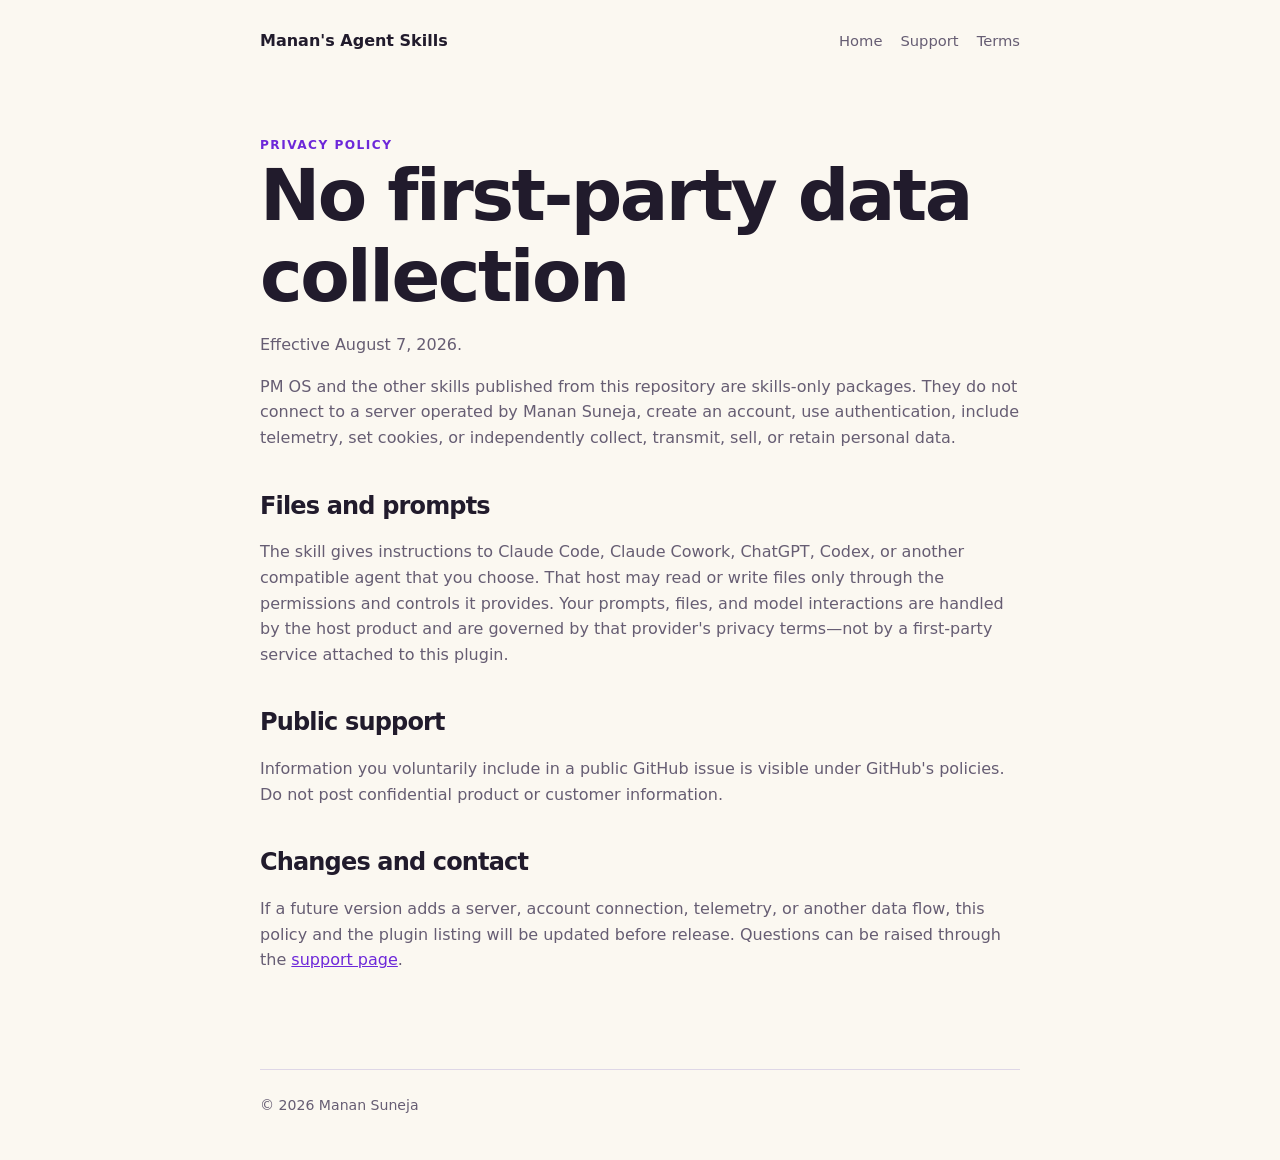
<file: docs/privacy.html>
<!doctype html>
<html lang="en">
<head>
  <meta charset="utf-8">
  <meta name="viewport" content="width=device-width, initial-scale=1">
  <title>Privacy · Manan's Agent Skills</title>
  <link rel="stylesheet" href="styles.css">
</head>
<body>
  <header><strong>Manan's Agent Skills</strong><nav><a href="index.html">Home</a><a href="support.html">Support</a><a href="terms.html">Terms</a></nav></header>
  <main>
    <div class="eyebrow">Privacy policy</div>
    <h1>No first-party data collection</h1>
    <p>Effective August 7, 2026.</p>
    <p>PM OS and the other skills published from this repository are skills-only packages. They do not connect to a server operated by Manan Suneja, create an account, use authentication, include telemetry, set cookies, or independently collect, transmit, sell, or retain personal data.</p>
    <h2>Files and prompts</h2>
    <p>The skill gives instructions to Claude Code, Claude Cowork, ChatGPT, Codex, or another compatible agent that you choose. That host may read or write files only through the permissions and controls it provides. Your prompts, files, and model interactions are handled by the host product and are governed by that provider's privacy terms—not by a first-party service attached to this plugin.</p>
    <h2>Public support</h2>
    <p>Information you voluntarily include in a public GitHub issue is visible under GitHub's policies. Do not post confidential product or customer information.</p>
    <h2>Changes and contact</h2>
    <p>If a future version adds a server, account connection, telemetry, or another data flow, this policy and the plugin listing will be updated before release. Questions can be raised through the <a href="support.html">support page</a>.</p>
  </main>
  <footer>© 2026 Manan Suneja</footer>
</body>
</html>
</file>
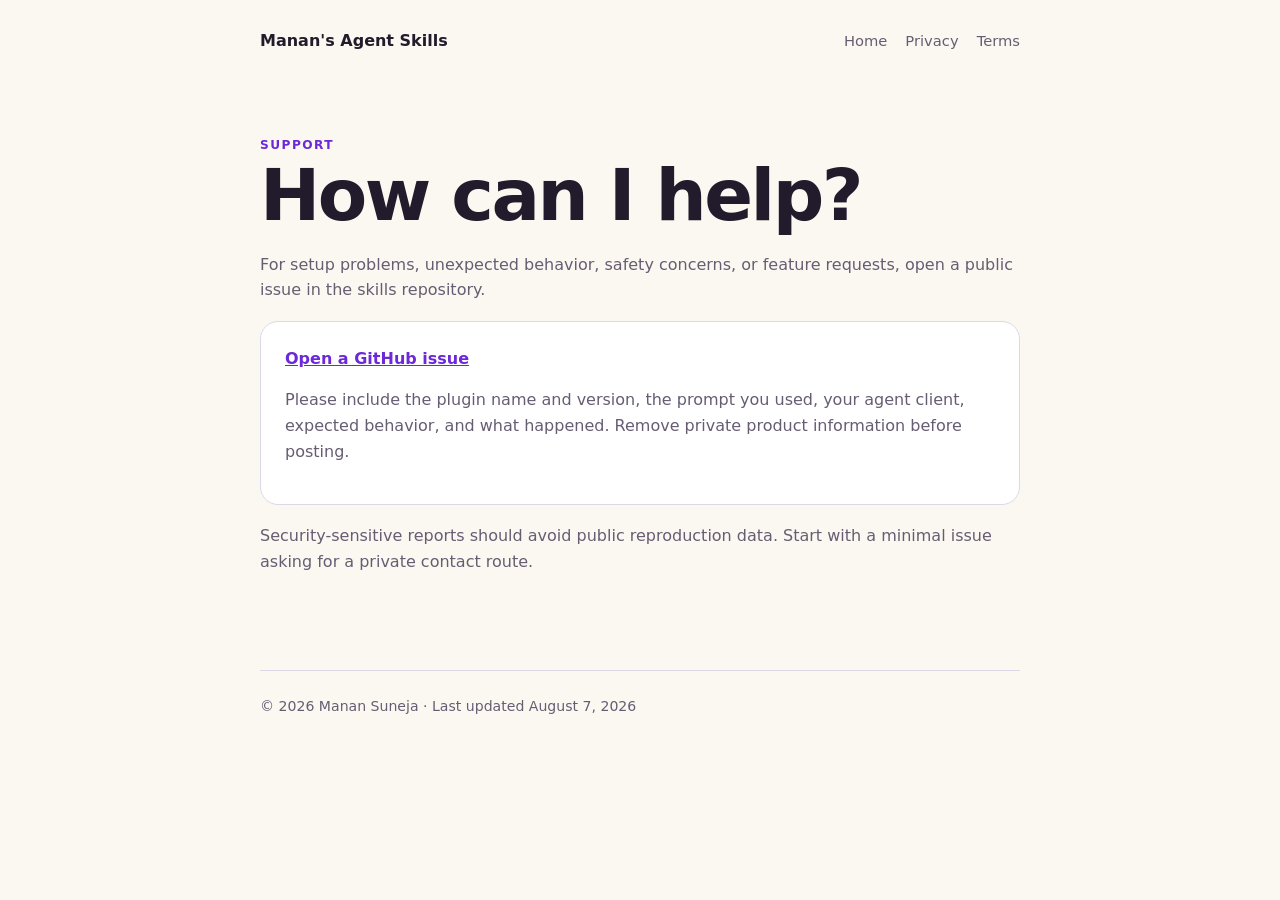
<file: docs/support.html>
<!doctype html>
<html lang="en">
<head>
  <meta charset="utf-8">
  <meta name="viewport" content="width=device-width, initial-scale=1">
  <title>Support · Manan's Agent Skills</title>
  <link rel="stylesheet" href="styles.css">
</head>
<body>
  <header><strong>Manan's Agent Skills</strong><nav><a href="index.html">Home</a><a href="privacy.html">Privacy</a><a href="terms.html">Terms</a></nav></header>
  <main>
    <div class="eyebrow">Support</div>
    <h1>How can I help?</h1>
    <p>For setup problems, unexpected behavior, safety concerns, or feature requests, open a public issue in the skills repository.</p>
    <div class="card"><a href="https://github.com/manansuneja/skills/issues/new/choose"><strong>Open a GitHub issue</strong></a><p>Please include the plugin name and version, the prompt you used, your agent client, expected behavior, and what happened. Remove private product information before posting.</p></div>
    <p>Security-sensitive reports should avoid public reproduction data. Start with a minimal issue asking for a private contact route.</p>
  </main>
  <footer>© 2026 Manan Suneja · Last updated August 7, 2026</footer>
</body>
</html>
</file>
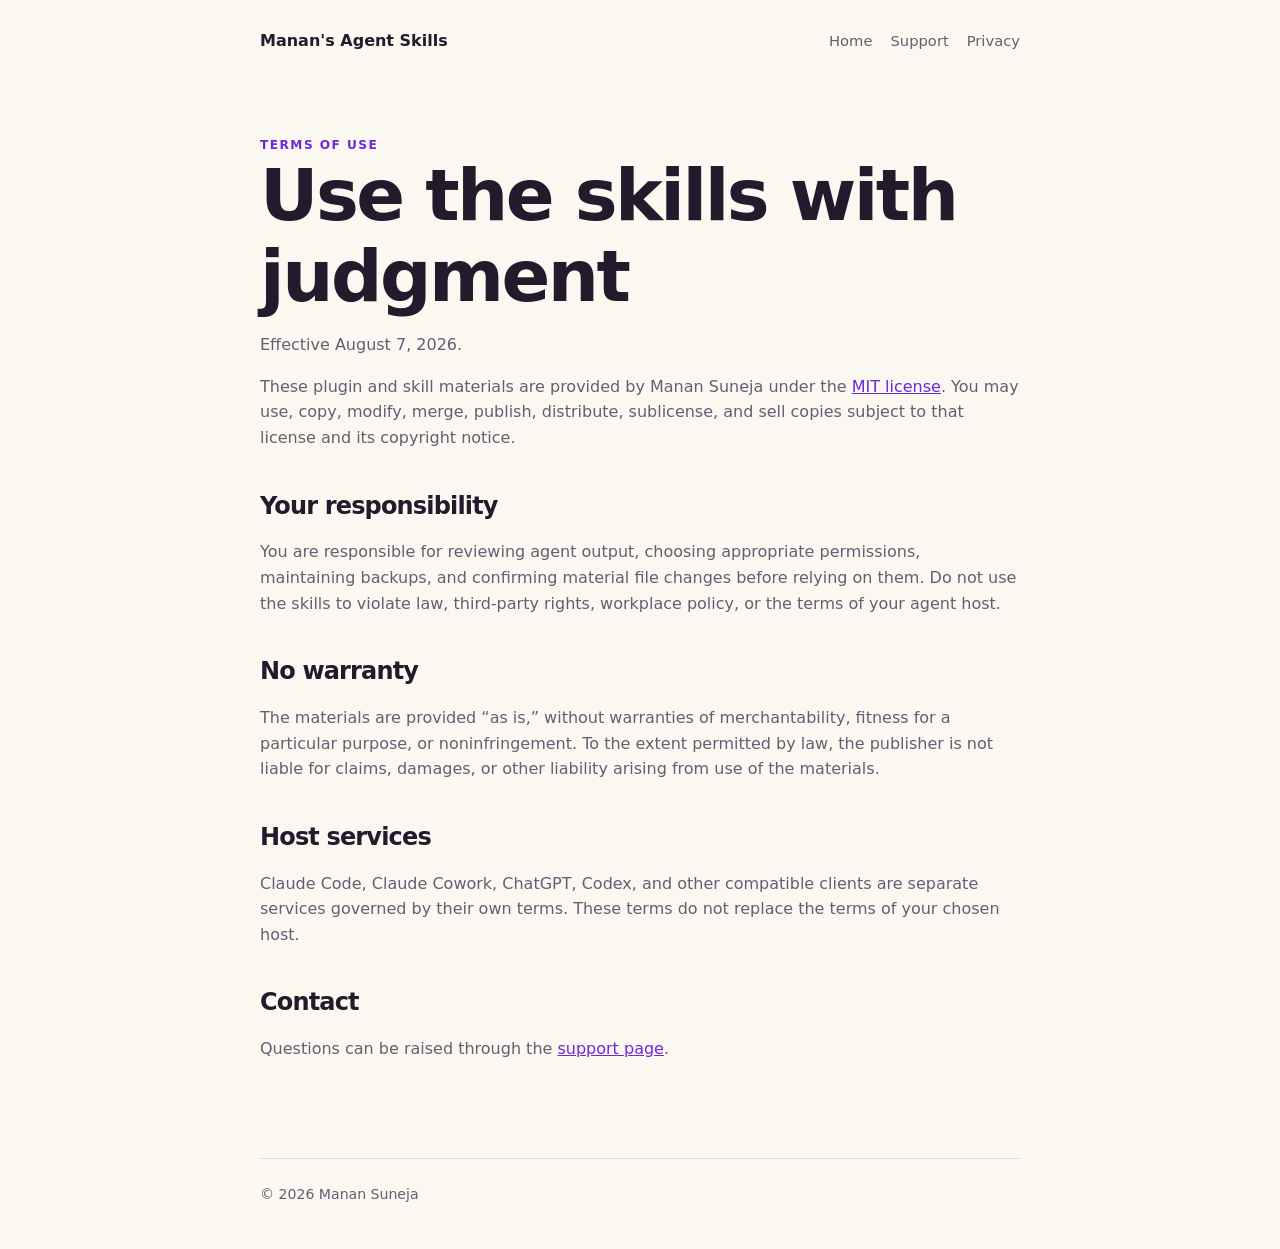
<file: docs/terms.html>
<!doctype html>
<html lang="en">
<head>
  <meta charset="utf-8">
  <meta name="viewport" content="width=device-width, initial-scale=1">
  <title>Terms · Manan's Agent Skills</title>
  <link rel="stylesheet" href="styles.css">
</head>
<body>
  <header><strong>Manan's Agent Skills</strong><nav><a href="index.html">Home</a><a href="support.html">Support</a><a href="privacy.html">Privacy</a></nav></header>
  <main>
    <div class="eyebrow">Terms of use</div>
    <h1>Use the skills with judgment</h1>
    <p>Effective August 7, 2026.</p>
    <p>These plugin and skill materials are provided by Manan Suneja under the <a href="https://github.com/manansuneja/skills/blob/main/LICENSE">MIT license</a>. You may use, copy, modify, merge, publish, distribute, sublicense, and sell copies subject to that license and its copyright notice.</p>
    <h2>Your responsibility</h2>
    <p>You are responsible for reviewing agent output, choosing appropriate permissions, maintaining backups, and confirming material file changes before relying on them. Do not use the skills to violate law, third-party rights, workplace policy, or the terms of your agent host.</p>
    <h2>No warranty</h2>
    <p>The materials are provided “as is,” without warranties of merchantability, fitness for a particular purpose, or noninfringement. To the extent permitted by law, the publisher is not liable for claims, damages, or other liability arising from use of the materials.</p>
    <h2>Host services</h2>
    <p>Claude Code, Claude Cowork, ChatGPT, Codex, and other compatible clients are separate services governed by their own terms. These terms do not replace the terms of your chosen host.</p>
    <h2>Contact</h2>
    <p>Questions can be raised through the <a href="support.html">support page</a>.</p>
  </main>
  <footer>© 2026 Manan Suneja</footer>
</body>
</html>
</file>
<file: docs/styles.css>
:root {
  color-scheme: light;
  --ink: #211b2c;
  --muted: #665d73;
  --paper: #fbf8f1;
  --surface: #ffffff;
  --violet: #6d28d9;
  --violet-soft: #eee6ff;
  --line: #ded7e7;
}

* { box-sizing: border-box; }

body {
  margin: 0;
  background: var(--paper);
  color: var(--ink);
  font-family: Inter, ui-sans-serif, system-ui, -apple-system, BlinkMacSystemFont, "Segoe UI", sans-serif;
  line-height: 1.6;
}

a { color: var(--violet); }

header, main, footer {
  width: min(760px, calc(100% - 40px));
  margin-inline: auto;
}

header {
  display: flex;
  align-items: center;
  justify-content: space-between;
  padding-block: 28px;
}

nav { display: flex; gap: 18px; font-size: 0.92rem; }
nav a { color: var(--muted); text-decoration: none; }

main { padding-block: 54px 80px; }

.hero {
  display: grid;
  grid-template-columns: 104px 1fr;
  gap: 28px;
  align-items: center;
  margin-bottom: 48px;
}

.hero img {
  width: 104px;
  height: 104px;
  border-radius: 22px;
}

h1, h2 { line-height: 1.12; letter-spacing: -0.035em; }
h1 { margin: 0 0 10px; font-size: clamp(2.25rem, 8vw, 4.5rem); }
h2 { margin-top: 42px; }
p { color: var(--muted); }

.eyebrow {
  color: var(--violet);
  font-size: 0.76rem;
  font-weight: 750;
  letter-spacing: 0.12em;
  text-transform: uppercase;
}

.card {
  background: var(--surface);
  border: 1px solid var(--line);
  border-radius: 18px;
  padding: 24px;
  margin-block: 18px;
}

code {
  padding: 0.16em 0.38em;
  border-radius: 5px;
  background: var(--violet-soft);
  color: #4c1d95;
}

.download { margin: 8px 0 12px; }
.download p { margin-top: 10px; font-size: 0.92rem; }
.download .safari {
  padding: 12px 14px;
  border-radius: 12px;
  background: #fff7e6;
  border: 1px solid #f1d9a6;
  color: var(--ink);
}

.tutorial { display: flex; justify-content: center; }
.tutorial .twitter-tweet { margin-block: 0; }

.button {
  display: inline-block;
  padding: 14px 26px;
  border-radius: 999px;
  background: var(--violet);
  color: #fff;
  font-weight: 700;
  text-decoration: none;
}
.button:hover { background: #5b21b6; }

.grid {
  display: grid;
  grid-template-columns: repeat(auto-fit, minmax(280px, 1fr));
  gap: 18px;
}
.grid .card { margin-block: 0; }
.card ol { margin: 12px 0 0; padding-left: 1.2em; }
.card li { margin-bottom: 8px; }
.card b, .faq b, main > p b { color: var(--ink); }
.note { font-size: 0.86rem; margin-bottom: 0; }
.where { color: var(--muted); font-size: 0.86rem; margin-left: 6px; }
.ask { border-color: #c9b6f2; background: #faf7ff; }
.ask pre { margin: 10px 0; }
.prompts p { margin: 0 0 12px; }
.prompts p:last-child { margin-bottom: 0; }
.faq { color: var(--muted); padding-left: 1.2em; }
.faq li { margin-bottom: 10px; }

pre {
  overflow-x: auto;
  padding: 14px 16px;
  border-radius: 12px;
  background: var(--violet-soft);
  font-size: 0.82rem;
}
.card li pre { margin: 10px 0 0; }
pre code { padding: 0; background: none; }

footer {
  border-top: 1px solid var(--line);
  padding-block: 24px 44px;
  color: var(--muted);
  font-size: 0.88rem;
}

@media (max-width: 620px) {
  header { align-items: flex-start; gap: 20px; }
  nav { flex-wrap: wrap; justify-content: flex-end; gap: 8px 14px; }
  .hero { grid-template-columns: 72px 1fr; gap: 18px; }
  .hero img { width: 72px; height: 72px; border-radius: 16px; }
}
</file>
